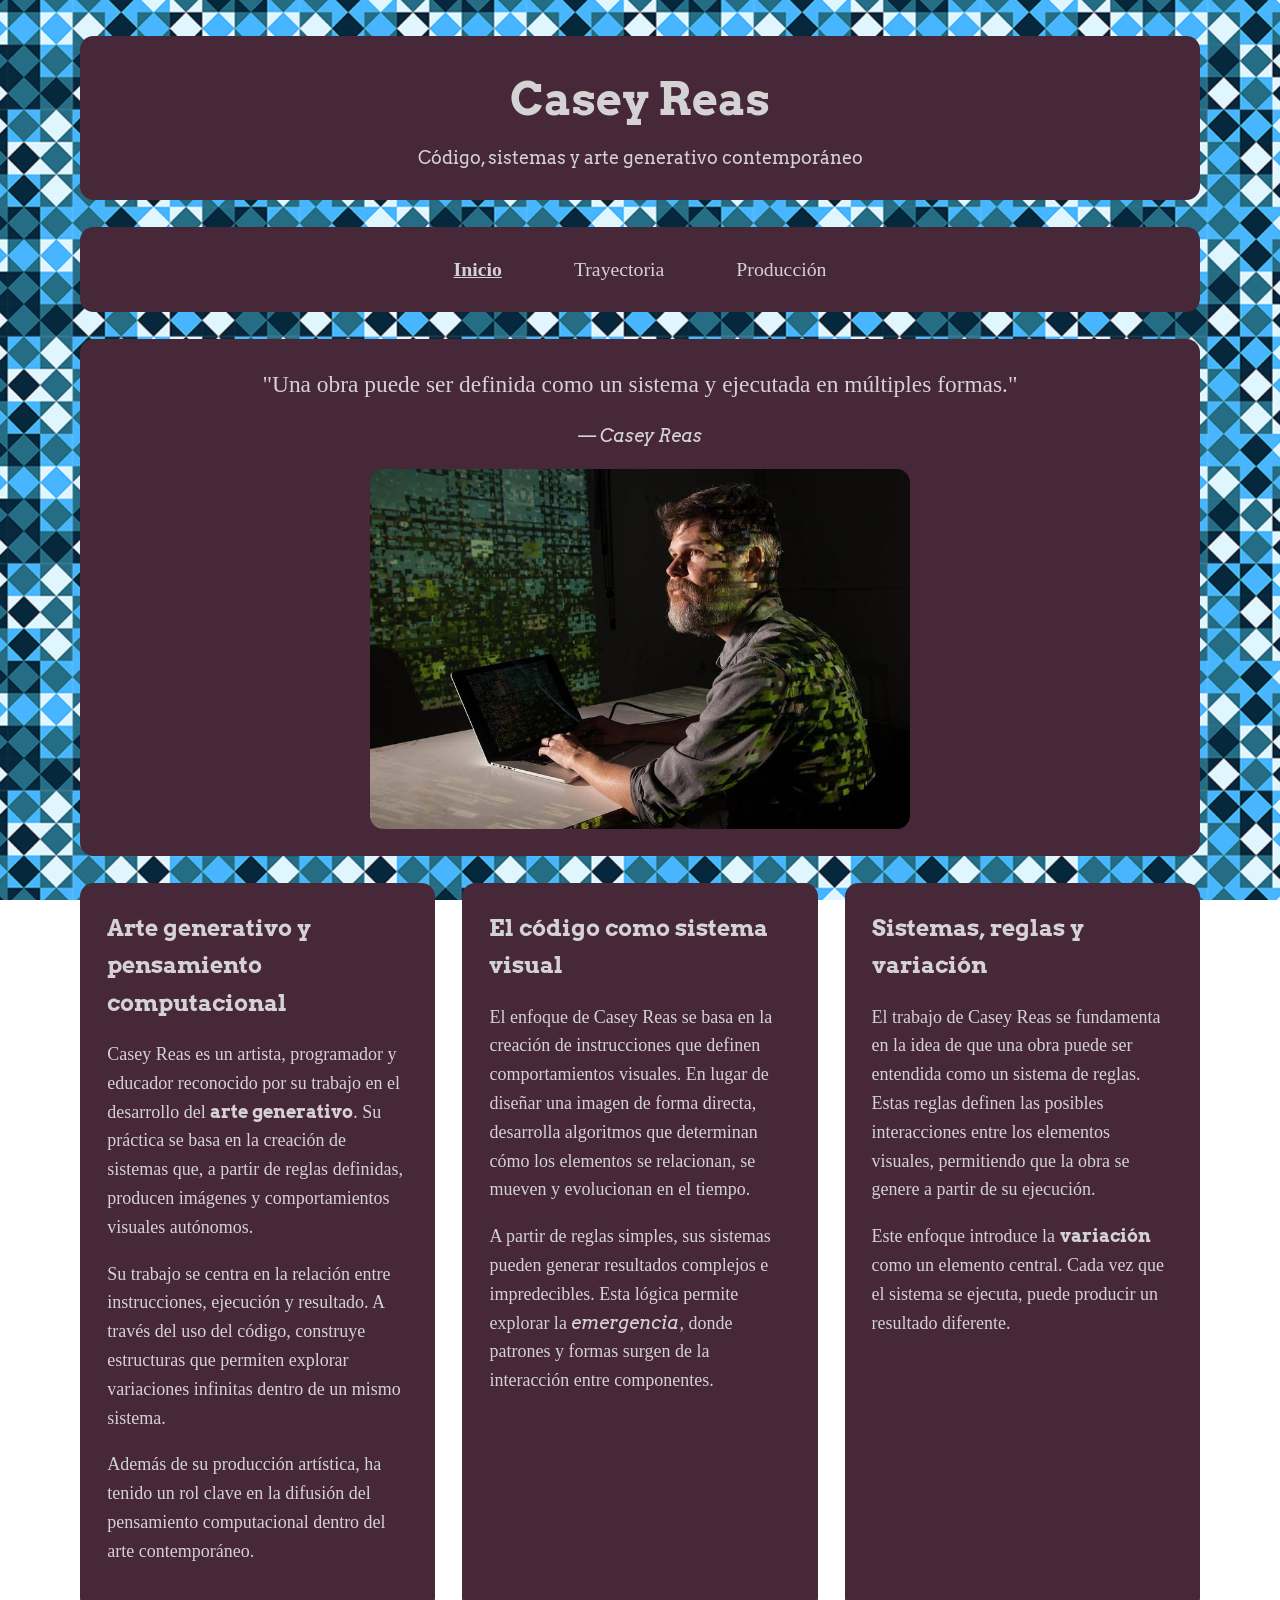
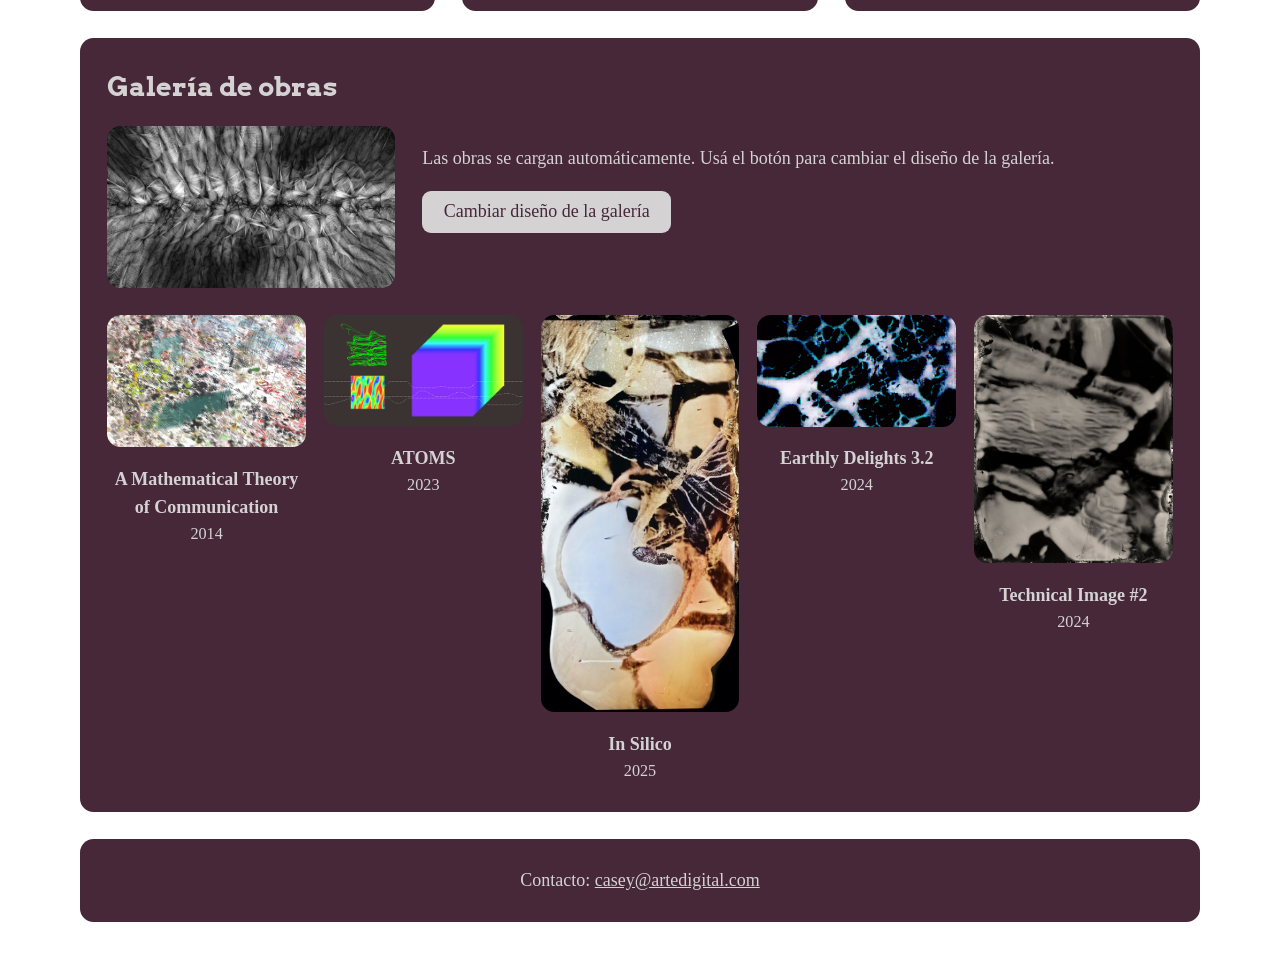
<file: index.html>
<!DOCTYPE html>
<html lang="es">
<head>
    <meta charset="UTF-8">
  <title>Arte generativo y sistemas</title>

<link rel="preconnect" href="https://fonts.googleapis.com">
<link rel="preconnect" href="https://fonts.gstatic.com" crossorigin>
<link href="https://fonts.googleapis.com/css2?family=Arvo:ital,wght@0,400;0,700;1,400;1,700&family=Barlow:ital,wght@0,100;0,200;0,300;0,400;0,500;0,600;0,700;0,800;0,900;1,100;1,200;1,300;1,400;1,500;1,600;1,700;1,800;1,900&display=swap" 
rel="stylesheet">

<link rel="stylesheet" href="css/estilos.css">

</head>

<body>

  <div class="contenedor">

    <header class="encabezado">
    <h1>Casey Reas</h1> 
    <h2>Código, sistemas y arte generativo contemporáneo</h2>
</header>

 <!-- Menu de navegacion: igual en las 3 paginas -->
    <nav class="menu">
      <ul>
        <li><a href="index.html" class="activo">Inicio</a></li>
        <li><a href="trayectoria.html">Trayectoria</a></li>
        <li><a href="produccion.html">Producción</a></li>
      </ul>
    </nav>


<main>

      <!-- Cita destacada del artista -->
      <section class="hero">
        <blockquote>
          "Una obra puede ser definida como un sistema y ejecutada en múltiples formas."
          <cite>— Casey Reas</cite>
          <img src="imagenes/reas.jpg" alt="Casey Reas trabajando en su estudio" class="foto-hero">
        </blockquote>
      </section>

      <!-- Layout de 3 columnas del mismo ancho -->
      <section class="columnas">

 <article class="columna">
          <h2>Arte generativo y pensamiento computacional</h2>
          <p>Casey Reas es un artista, programador y educador reconocido por su trabajo en el desarrollo del <strong>arte generativo</strong>. Su práctica se basa en la creación de sistemas que, a partir de reglas definidas, producen imágenes y comportamientos visuales autónomos.</p>
          <p>Su trabajo se centra en la relación entre instrucciones, ejecución y resultado. A través del uso del código, construye estructuras que permiten explorar variaciones infinitas dentro de un mismo sistema.</p>
          <p>Además de su producción artística, ha tenido un rol clave en la difusión del pensamiento computacional dentro del arte contemporáneo.</p>
        </article>

        <article class="columna">
          <h2>El código como sistema visual</h2>
          <p>El enfoque de Casey Reas se basa en la creación de instrucciones que definen comportamientos visuales. En lugar de diseñar una imagen de forma directa, desarrolla algoritmos que determinan cómo los elementos se relacionan, se mueven y evolucionan en el tiempo.</p>
          <p>A partir de reglas simples, sus sistemas pueden generar resultados complejos e impredecibles. Esta lógica permite explorar la <em>emergencia</em>, donde patrones y formas surgen de la interacción entre componentes.</p>
        </article>
        <article class="columna">
          <h2>Sistemas, reglas y variación</h2>
          <p>El trabajo de Casey Reas se fundamenta en la idea de que una obra puede ser entendida como un sistema de reglas. Estas reglas definen las posibles interacciones entre los elementos visuales, permitiendo que la obra se genere a partir de su ejecución.</p>
          <p>Este enfoque introduce la <strong>variación</strong> como un elemento central. Cada vez que el sistema se ejecuta, puede producir un resultado diferente.</p>
        </article>

        </section>
         <!-- Galeria de obras java -->
      <section class="galeria" id="seccion-galeria">
        <h2>Galería de obras</h2>

        <div class="galeria-intro">
          <img src="imagenes/intro-2-resized.jpg" alt="Obra de Casey Reas" class="foto-galeria">
          <div class="texto-galeria">
            <p class="instrucciones">Las obras se cargan automáticamente. Usá el botón para cambiar el diseño de la galería.</p>
            <button id="btn-cambio-diseno" type="button">Cambiar diseño de la galería</button>
          </div>
        </div>

        <!-- Este contenedor lo completa js/galeria.js -->
        <div id="galeria-obras" class="galeria-obras">
          <!-- las obras se insertan dinamicamente desde js-->
        </div>
      </section>

    </main>

    <!-- Pie de pagina: igual en las 3 paginas -->
    <footer class="pie">
      <p>Contacto: <a href="mailto:casey@artedigital.com">casey@artedigital.com</a></p>
    </footer>

  </div>

  <script src="js/galeria.js"></script>
</body>
</html>
</file>
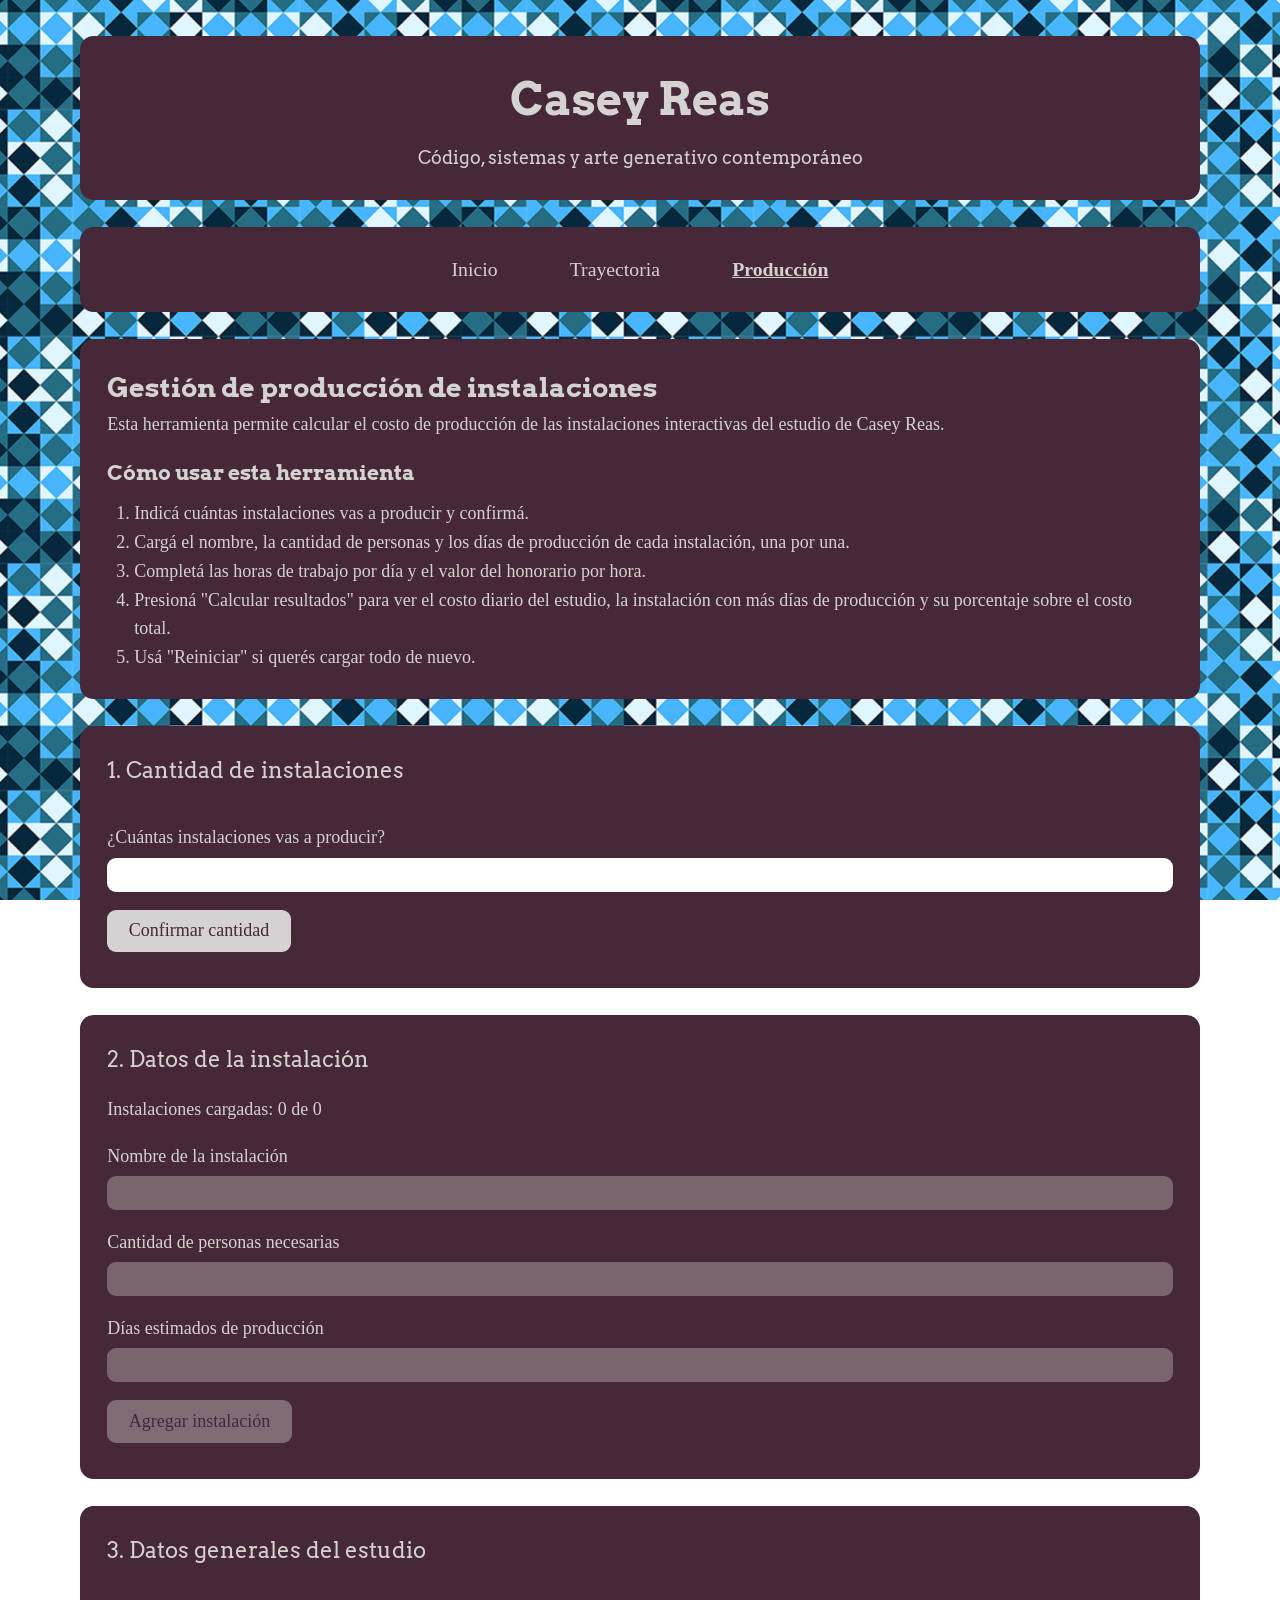
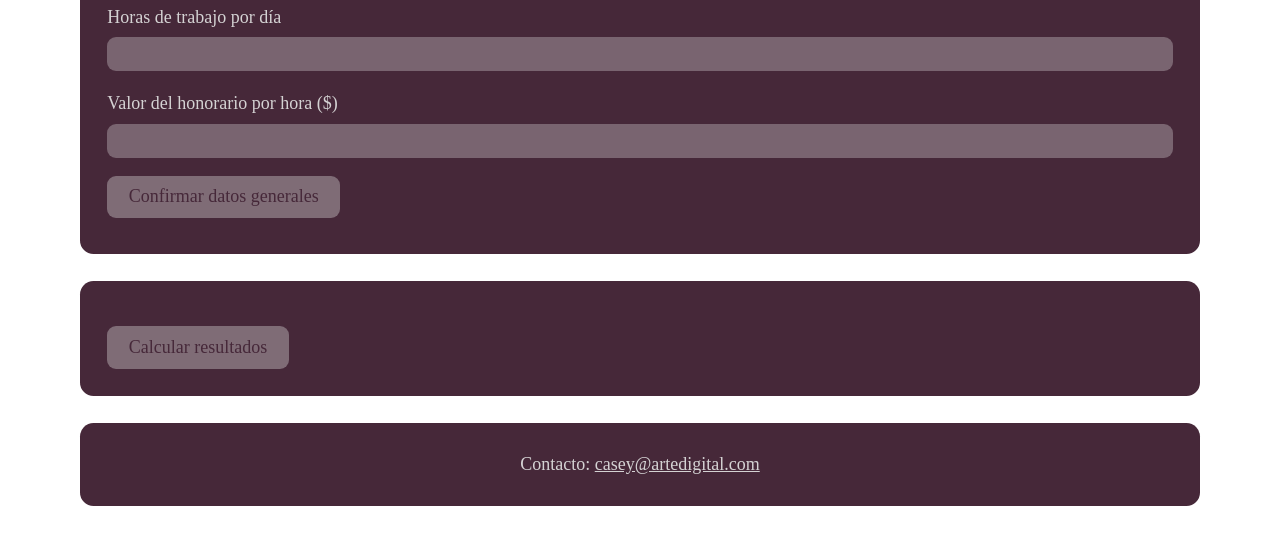
<file: produccion.html>
<!DOCTYPE html>
<html lang="es">
<head>
  <meta charset="UTF-8">
  <title>Gestión de producción del estudio</title>

  <link rel="preconnect" href="https://fonts.googleapis.com">
<link rel="preconnect" href="https://fonts.gstatic.com" crossorigin>
<link href="https://fonts.googleapis.com/css2?family=Arvo:ital,wght@0,400;0,700;1,400;1,700&family=Barlow:ital,wght@0,100;0,200;0,300;0,400;0,500;0,600;0,700;0,800;0,900;1,100;1,200;1,300;1,400;1,500;1,600;1,700;1,800;1,900&display=swap" rel="stylesheet">

<link rel="stylesheet" href="css/estilos.css">
</head>
<body>
  <div class="contenedor">

    <!-- Encabezado: igual en las 3 paginas -->
    <header class="encabezado">
      <h1>Casey Reas</h1>
      <h2 >Código, sistemas y arte generativo contemporáneo</h2>
    </header>

    <!-- Menu de navegacion: igual en las 3 paginas -->
    <nav class="menu">
      <ul>
        <li><a href="index.html">Inicio</a></li>
        <li><a href="trayectoria.html">Trayectoria</a></li>
        <li><a href="produccion.html" class="activo">Producción</a></li>
      </ul>
    </nav>

    <main>

      <section class="intro-ejercicio">
        <h2>Gestión de producción de instalaciones</h2>
        <p>Esta herramienta permite calcular el costo de producción de las instalaciones interactivas del estudio de Casey Reas.</p>

        <!-- Indicaciones de interaccion para el usuario -->
        <div class="instrucciones" role="note">
          <h3>Cómo usar esta herramienta</h3>
          <ol>
            <li>Indicá cuántas instalaciones vas a producir y confirmá.</li>
            <li>Cargá el nombre, la cantidad de personas y los días de producción de cada instalación, una por una.</li>
            <li>Completá las horas de trabajo por día y el valor del honorario por hora.</li>
            <li>Presioná "Calcular resultados" para ver el costo diario del estudio, la instalación con más días de producción y su porcentaje sobre el costo total.</li>
            <li>Usá "Reiniciar" si querés cargar todo de nuevo.</li>
          </ol>
        </div>
      </section>

      <!-- Formulario 1: cantidad de instalaciones -->
      <section class="formulario-paso" id="paso-cantidad">
        <fieldset>
          <legend>1. Cantidad de instalaciones</legend>
          <label for="input-cantidad-instalaciones">¿Cuántas instalaciones vas a producir?</label>
          <input type="number" id="input-cantidad-instalaciones" name="cantidadInstalaciones" min="1" required>
          <button type="button" id="btn-confirmar-cantidad">Confirmar cantidad</button>
          <p class="mensaje-error" id="error-cantidad"></p>
        </fieldset>
      </section>

      <!-- Formulario 2: datos de cada instalacion (se repite hasta completar la cantidad) -->
      <section class="formulario-paso" id="paso-instalaciones">
        <fieldset id="fieldset-instalacion" disabled>
          <legend>2. Datos de la instalación</legend>
          <p id="contador-instalaciones">Instalaciones cargadas: 0 de 0</p>

          <label for="input-nombre-instalacion">Nombre de la instalación</label>
          <input type="text" id="input-nombre-instalacion" name="nombreInstalacion" required>

          <label for="input-personas-instalacion">Cantidad de personas necesarias</label>
          <input type="number" id="input-personas-instalacion" name="personasInstalacion" min="1" required>

          <label for="input-dias-instalacion">Días estimados de producción</label>
          <input type="number" id="input-dias-instalacion" name="diasInstalacion" min="1" required>

          <button type="button" id="btn-agregar-instalacion">Agregar instalación</button>
          <p class="mensaje-error" id="error-instalacion"></p>
        </fieldset>
      </section>

      <!-- Formulario 3: datos generales del estudio -->
      <section class="formulario-paso" id="paso-datos-generales">
        <fieldset id="fieldset-datos-generales" disabled>
          <legend>3. Datos generales del estudio</legend>

          <label for="input-horas-dia">Horas de trabajo por día</label>
          <input type="number" id="input-horas-dia" name="horasDia" min="1" required>

          <label for="input-valor-hora">Valor del honorario por hora ($)</label>
          <input type="number" id="input-valor-hora" name="valorHora" min="1" required>

          <button type="button" id="btn-confirmar-datos-generales">Confirmar datos generales</button>
          <p class="mensaje-error" id="error-datos-generales"></p>
        </fieldset>
      </section>

      <!-- Calculo de resultados -->
      <section class="formulario-paso" id="paso-calcular">
        <button type="button" id="btn-calcular" disabled>Calcular resultados</button>
      </section>

      <!-- Resultados -->
      <section class="resultados" id="seccion-resultados" hidden>
        <h2>Resultados</h2>
        <p id="resultado-costo-dia"></p>
        <p id="resultado-mas-dias"></p>
        <p id="resultado-porcentaje"></p>

        <button type="button" id="btn-reiniciar">Reiniciar</button>
      </section>

    </main>

    <!-- Pie de pagina: igual en las 3 paginas -->
    <footer class="pie">
      <p>Contacto: <a href="mailto:casey@artedigital.com">casey@artedigital.com</a></p>
    </footer>

  </div>
  <script src="js/produccion.js"></script>
</body>
</html>
</file>
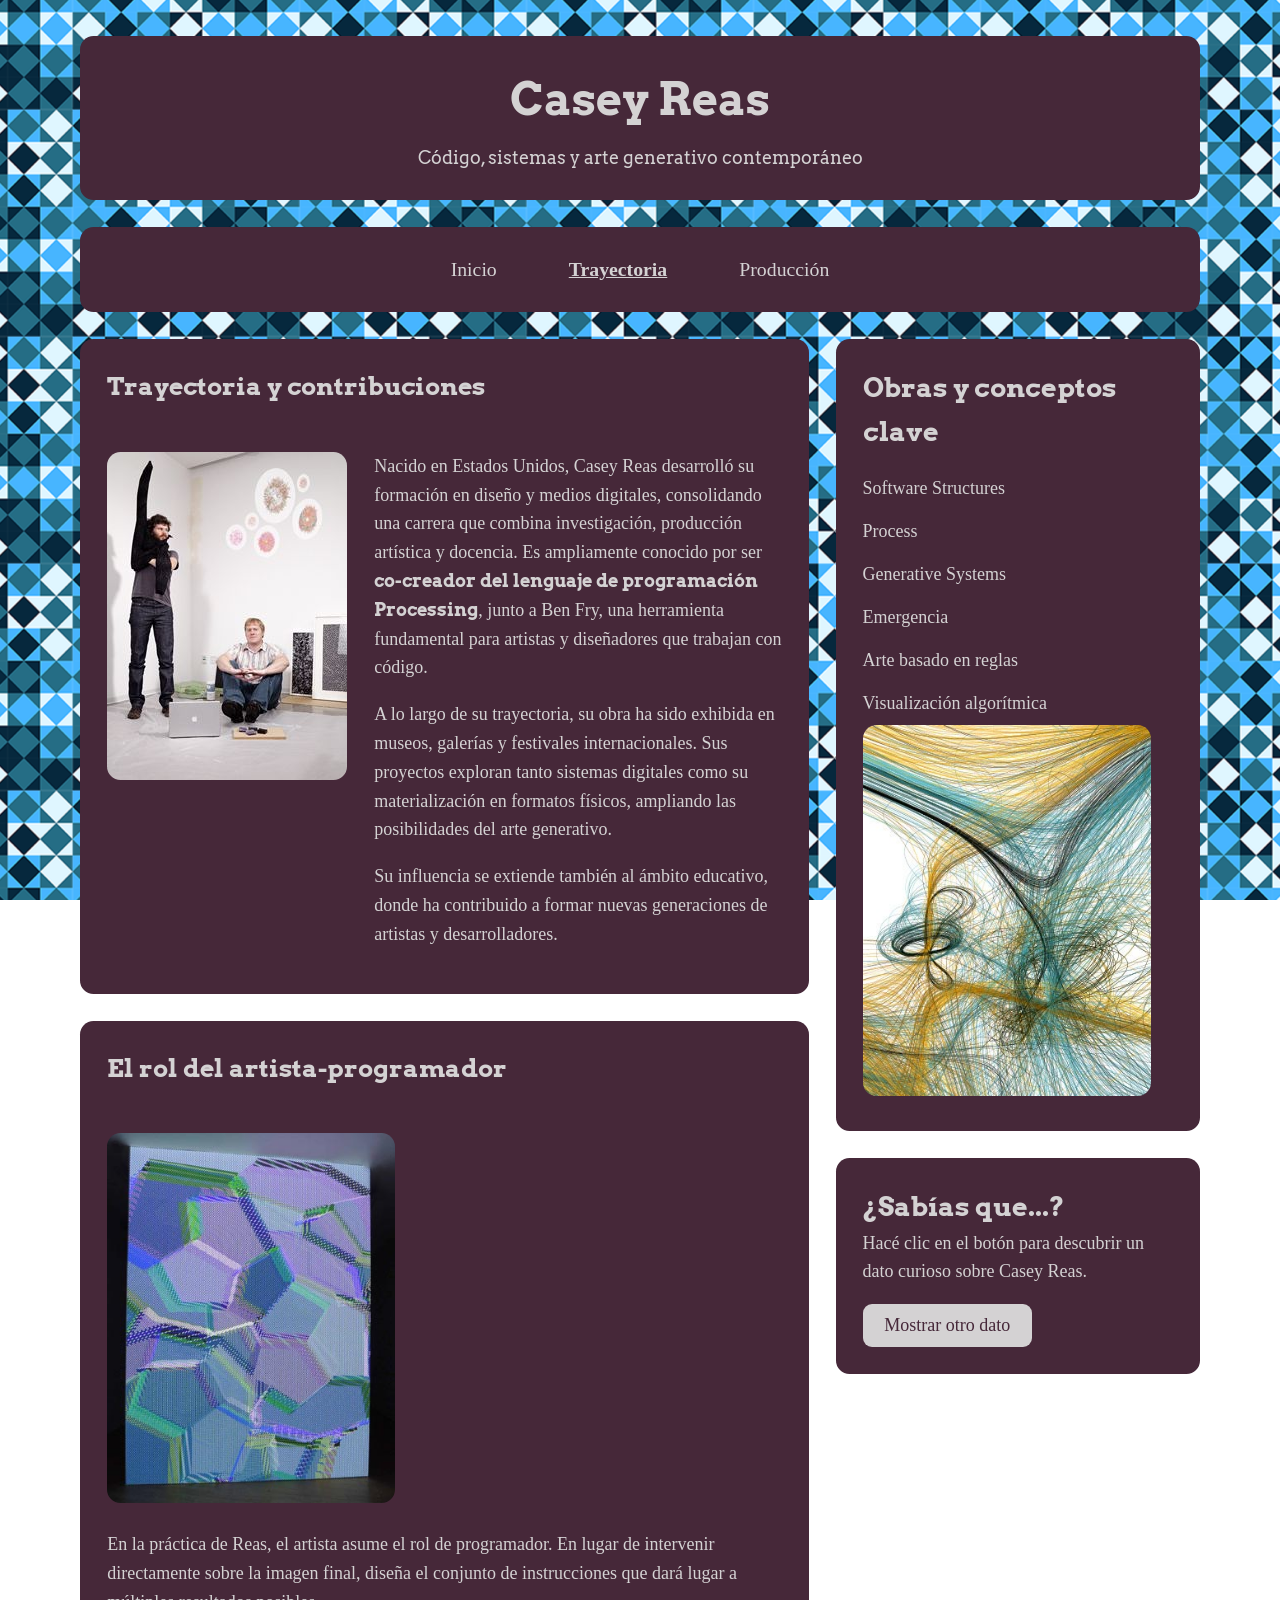
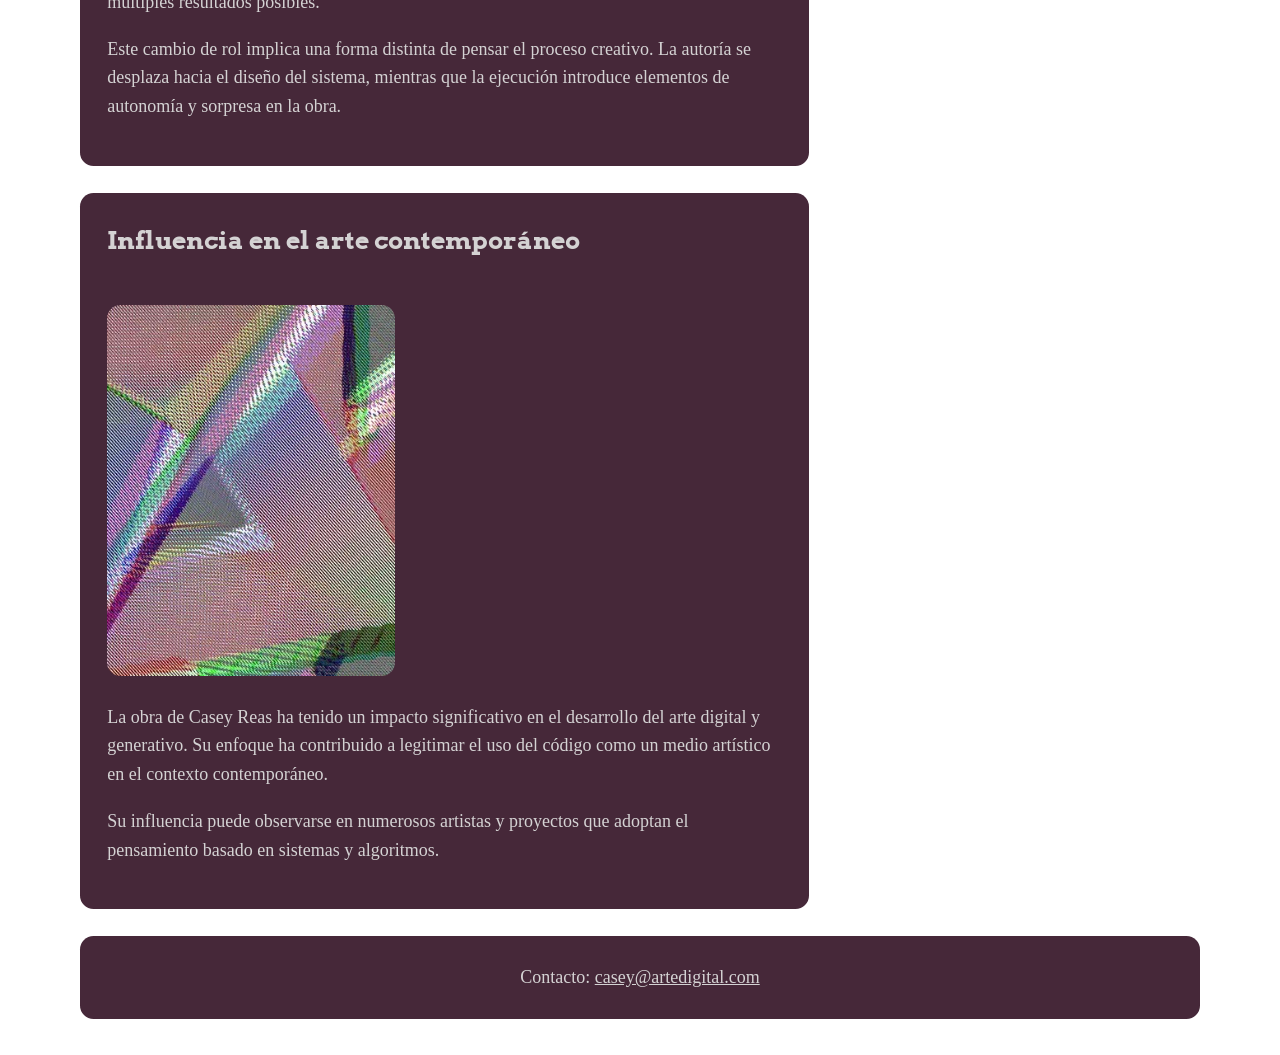
<file: trayectoria.html>
<!DOCTYPE html>
<html lang="es">
<head>
  <meta charset="UTF-8">
  <title>Trayectoria y contribuciones</title>

<link rel="preconnect" href="https://fonts.googleapis.com">
<link rel="preconnect" href="https://fonts.gstatic.com" crossorigin>
<link href="https://fonts.googleapis.com/css2?family=Arvo:ital,wght@0,400;0,700;1,400;1,700&family=Barlow:ital,wght@0,100;0,200;0,300;0,400;0,500;0,600;0,700;0,800;0,900;1,100;1,200;1,300;1,400;1,500;1,600;1,700;1,800;1,900&display=swap" 
rel="stylesheet">

<link rel="stylesheet" href="css/estilos.css">

</head>
<body>
  <div class="contenedor">

    <!-- Encabezado: igual en las 3 paginas -->
    <header class="encabezado">
      <h1>Casey Reas</h1>
      <h2>Código, sistemas y arte generativo contemporáneo</h2>
    </header>

    <!-- Menu de navegacion: igual en las 3 paginas -->
    <nav class="menu">
      <ul>
        <li><a href="index.html">Inicio</a></li>
        <li><a href="trayectoria.html" class="activo">Trayectoria</a></li>
        <li><a href="produccion.html">Producción</a></li>
      </ul>
    </nav>

    <main>

      <!-- Layout de 2 columnas de ancho diferente-->
      <div class="dos-columnas">

        <!-- Columna ancha: contenido principal -->
        <section class="columna-principal">

          <article>
            <h2>Trayectoria y contribuciones</h2>
            <img src="imagenes/reas-fry.jpg" alt="Casey Reas y Ben Fry" class="foto-articulo">
            <div class="texto-articulo">
              <p>Nacido en Estados Unidos, Casey Reas desarrolló su formación en diseño y medios digitales, consolidando una carrera que combina investigación, producción artística y docencia. Es ampliamente conocido por ser <strong>co-creador del lenguaje de programación Processing</strong>, junto a Ben Fry, una herramienta fundamental para artistas y diseñadores que trabajan con código.</p>
              <p>A lo largo de su trayectoria, su obra ha sido exhibida en museos, galerías y festivales internacionales. Sus proyectos exploran tanto sistemas digitales como su materialización en formatos físicos, ampliando las posibilidades del arte generativo.</p>
              <p>Su influencia se extiende también al ámbito educativo, donde ha contribuido a formar nuevas generaciones de artistas y desarrolladores.</p>
            </div>
          </article>

          <article>
            <h2>El rol del artista-programador</h2>
            <img src="imagenes/reas-3.jpg" alt="Obra de Casey Reas" class="foto-articulo">
            <div class="texto-articulo">
              <p>En la práctica de Reas, el artista asume el rol de programador. En lugar de intervenir directamente sobre la imagen final, diseña el conjunto de instrucciones que dará lugar a múltiples resultados posibles.</p>
              <p>Este cambio de rol implica una forma distinta de pensar el proceso creativo. La autoría se desplaza hacia el diseño del sistema, mientras que la ejecución introduce elementos de autonomía y sorpresa en la obra.</p>
            </div>
          </article>

          <article>
            <h2>Influencia en el arte contemporáneo</h2>
            <img src="imagenes/reas-1.jpg" alt="Obra de Casey Reas" class="foto-articulo">
            <div class="texto-articulo">
              <p>La obra de Casey Reas ha tenido un impacto significativo en el desarrollo del arte digital y generativo. Su enfoque ha contribuido a legitimar el uso del código como un medio artístico en el contexto contemporáneo.</p>
              <p>Su influencia puede observarse en numerosos artistas y proyectos que adoptan el pensamiento basado en sistemas y algoritmos.</p>
            </div>
          </article>

        </section>

        <!-- Columna angosta: sidebar -->
        <aside class="columna-sidebar">

          <section class="conceptos-clave">
            <h2>Obras y conceptos clave</h2>
            <ul>
              <li>Software Structures</li>
              <li>Process</li>
              <li>Generative Systems</li>
              <li>Emergencia</li>
              <li>Arte basado en reglas</li>
              <li>Visualización algorítmica</li>
            </ul>
            <img src="imagenes/reas-2.jpg" alt="Obra de Casey Reas"  class="foto-articulo" >
          </section>

          <!-- Dato curioso al azar -->
          <section class="dato-curioso">
            <h2>¿Sabías que...?</h2>
            <p id="texto-dato-curioso">Hacé clic en el botón para descubrir un dato curioso sobre Casey Reas.</p>
            <button id="btn-dato-curioso" type="button">Mostrar otro dato</button>
          </section>

        </aside>

      </div>

    </main>

    <!-- Pie de pagina: igual en las 3 paginas -->
    <footer class="pie">
      <p>Contacto: <a href="mailto:casey@artedigital.com">casey@artedigital.com</a></p>
    </footer>

  </div>
  <script src="js/datos-curiosos.js"></script>
</body>
</html>
</file>
<file: css/estilos.css>
/*  Hoja de estilos comun a las 3 paginas */

/* Reset basico: sacamos margenes y padding por defecto del navegador */
* {
  margin: 0;
  padding: 0;
  box-sizing: border-box;
}

/* Aumenta el tamano base de la letra en todo el sitio (1rem = 18px en vez de 16px) */
html {
  font-size: 112.5%;
}

/* ===========================================
   Base del body
   =========================================== */
body {
  /* TODO: reemplazar por la imagen de fondo real entregada en los materiales */
  background-image: url("../imagenes/fondo.png");

  background-attachment: fixed;
  background-position: center;

  /* margen para que se vea el fondo alrededor del contenido */
  padding: 2rem 1rem;

  font-family: "Times New Roman", Times, serif;
  color: rgb(212, 210, 211);

  line-height: 1.6;
}

/* Titulos y elementos destacados usan la tipografia de Google (solo aqui) */
h1, h2, h3,
.tagline,
strong,
em,
legend,
blockquote cite {
  font-family: "Arvo", serif;
}

/* Main: da espacio arriba/abajo entre las secciones de contenido
   (hero, columnas, galeria / dos-columnas / formularios) */
main {
  display: flex;
  flex-direction: column;
  gap: 1.5rem;
}

/*  Contenedor general: centra todo el sitio
   y define un ancho maximo */
.contenedor {
  display: flex;
  flex-direction: column;
  gap: 1.5rem;

  max-width: 75rem;
  width: 90%;
  margin: 0 auto;
}

/* Caja generica: fondo, bordes redondeados,
   padding. Se aplica a header, nav, footer,
   secciones y articulos "sueltos" */
.encabezado,
.menu,
.pie,
.hero,
.columna,
.formulario-paso,
.resultados,
.columna-principal article,
.columna-sidebar section,
.intro-ejercicio {
  background-color: rgb(70, 40, 57);
  border-radius: 0.75rem;
  padding: 1.5rem;
}

/* Encabezado */
.encabezado {
  text-align: center;
}

.encabezado h1 {
  font-size: 2.5rem;
}

.encabezado h2,
.tagline {
  font-size: 1rem;
  font-weight: normal;
  margin-top: 0.5rem;
}

/* ===========================================
   Menu de navegacion horizontal
   =========================================== */
.menu ul {
  display: flex;
  flex-direction: row;
  justify-content: center;
  gap: 2rem;
  list-style: none;
}

.menu a {
  color: rgb(212, 210, 211);
  text-decoration: none;
  font-size: 1.1rem;
  padding: 0.5rem 1rem;
  border-radius: 0.5rem;
}

.menu a:hover {
  background-color: rgba(212, 210, 211, 0.15);
}

.menu a.activo {
  text-decoration: underline;
  font-weight: bold;
}

/* ===========================================
   Cita destacada (pagina de inicio)
   =========================================== */
.hero blockquote {
  font-size: 1.3rem;
  text-align: center;
}

.hero cite {
  display: block;
  margin-top: 1rem;
  font-size: 1rem;
}

.foto-hero {
  width: 100%;
  max-width: 30rem;
  border-radius: 0.75rem;
  margin: 1rem auto 0;
  display: block;
}

/* ===========================================
   Layout de 3 columnas iguales (pagina de inicio)
   requisito punto 3 y punto 15 (flexbox)
   =========================================== */
.columnas {
  display: flex;
  flex-direction: row;
  flex-wrap: wrap;
  gap: 1.5rem;
}

.columna {
  flex: 1 1 30%;
}

.columna h2 {
  font-size: 1.3rem;
  margin-bottom: 1rem;
}

.columna p {
  margin-bottom: 1rem;
}

/* ===========================================
   Galeria de obras (pagina de inicio)
   =========================================== */
.galeria {
  background-color: rgb(70, 40, 57);
  border-radius: 0.75rem;
  padding: 1.5rem;
}

/* Imagen de la galeria al lado del texto/boton */
.galeria-intro {
  display: flex;
  flex-direction: row;
  flex-wrap: wrap;
  align-items: flex-start;
  gap: 1.5rem;
  margin-top: 1rem;
}

.foto-galeria {
  flex: 1 1 12rem;
  max-width: 16rem;
  width: 100%;
  border-radius: 0.75rem;
}

.texto-galeria {
  flex: 2 1 20rem;
}

.galeria-obras {
  display: flex;
  flex-direction: row;
  flex-wrap: wrap;
  gap: 1rem;
  margin-top: 1.5rem;
}

/* Cada tarjeta de obra dentro de la galeria */
.obra {
  flex: 1 1 10rem;
  max-width: 12rem;
  text-align: center;
}

.obra-imagen {
  width: 100%;
  border-radius: 0.75rem;
  margin-bottom: 0.5rem;
}

.obra-nombre {
  font-weight: bold;
}

.obra-anio {
  font-size: 0.9rem;
}

/* ===========================================
   Layout de 2 columnas de ancho diferente
   (pagina de trayectoria) - requisito punto 4
   =========================================== */
.dos-columnas {
  display: flex;
  flex-direction: row;
  flex-wrap: wrap;
  gap: 1.5rem;
}

.columna-principal {
  flex: 2 1 60%;
  display: flex;
  flex-direction: column;
  gap: 1.5rem;
}

.columna-sidebar {
  flex: 1 1 30%;
  display: flex;
  flex-direction: column;
  gap: 1.5rem;
}

.columna-principal h2 {
  font-size: 1.4rem;
  margin-bottom: 1rem;
  flex: 1 1 100%;
}

.columna-principal p {
  margin-bottom: 1rem;
}

/* Cada articulo se acomoda en fila: foto al lado del texto */
.columna-principal article {
  display: flex;
  flex-direction: row;
  flex-wrap: wrap;
  align-items: flex-start;
  gap: 1.5rem;
}

.texto-articulo {
  flex: 2 1 20rem;
}

.foto-articulo {
  flex: 1 1 12rem;
  width: 100%;
  max-width: 16rem;
  border-radius: 0.75rem;
}

.conceptos-clave ul {
  list-style: none;
  margin-top: 0.75rem;
}

.conceptos-clave li {
  padding: 0.4rem 0;
}

.dato-curioso button {
  margin-top: 1rem;
}

/* ===========================================
   Pagina de produccion (ejercicio JS)
   =========================================== */
.instrucciones {
  margin-top: 1rem;
}

.instrucciones ol {
  margin-left: 1.5rem;
  margin-top: 0.5rem;
}

.formulario-paso fieldset {
  border: none;
}

.formulario-paso legend {
  font-size: 1.2rem;
  margin-bottom: 1rem;
}

.formulario-paso label {
  display: block;
  margin-top: 1rem;
  margin-bottom: 0.3rem;
}

.formulario-paso input {
  width: 100%;
  padding: 0.5rem;
  border-radius: 0.5rem;
  border: none;
  font-family: "Times New Roman", Times, serif;
}

.mensaje-error {
  color: rgb(230, 150, 150);
  margin-top: 0.5rem;
  font-size: 0.9rem;
}

/* ===========================================
   Botones (comunes a todo el sitio)
   =========================================== */
button {
  background-color: rgb(212, 210, 211);
  color: rgb(70, 40, 57);
  border: none;
  border-radius: 0.5rem;
  padding: 0.6rem 1.2rem;
  margin-top: 1rem;
  font-family: "Times New Roman", Times, serif;
  font-size: 1rem;
  cursor: pointer;
}

button:disabled {
  opacity: 0.4;
  cursor: not-allowed;
}

/* ===========================================
   Pie de pagina
   =========================================== */
.pie {
  text-align: center;
}

.pie a {
  color: rgb(212, 210, 211);
}

/* ===========================================
   Responsive: en pantallas chicas, las columnas
   pasan a ocupar todo el ancho
   =========================================== */
@media (max-width: 48rem) {
  .columnas,
  .dos-columnas,
  .columna-principal article,
  .galeria-intro {
    flex-direction: column;
  }

  .columna,
  .columna-principal,
  .columna-sidebar {
    flex: 1 1 100%;
  }

  .foto-articulo,
  .foto-galeria {
    max-width: 100%;
  }
}
</file>
